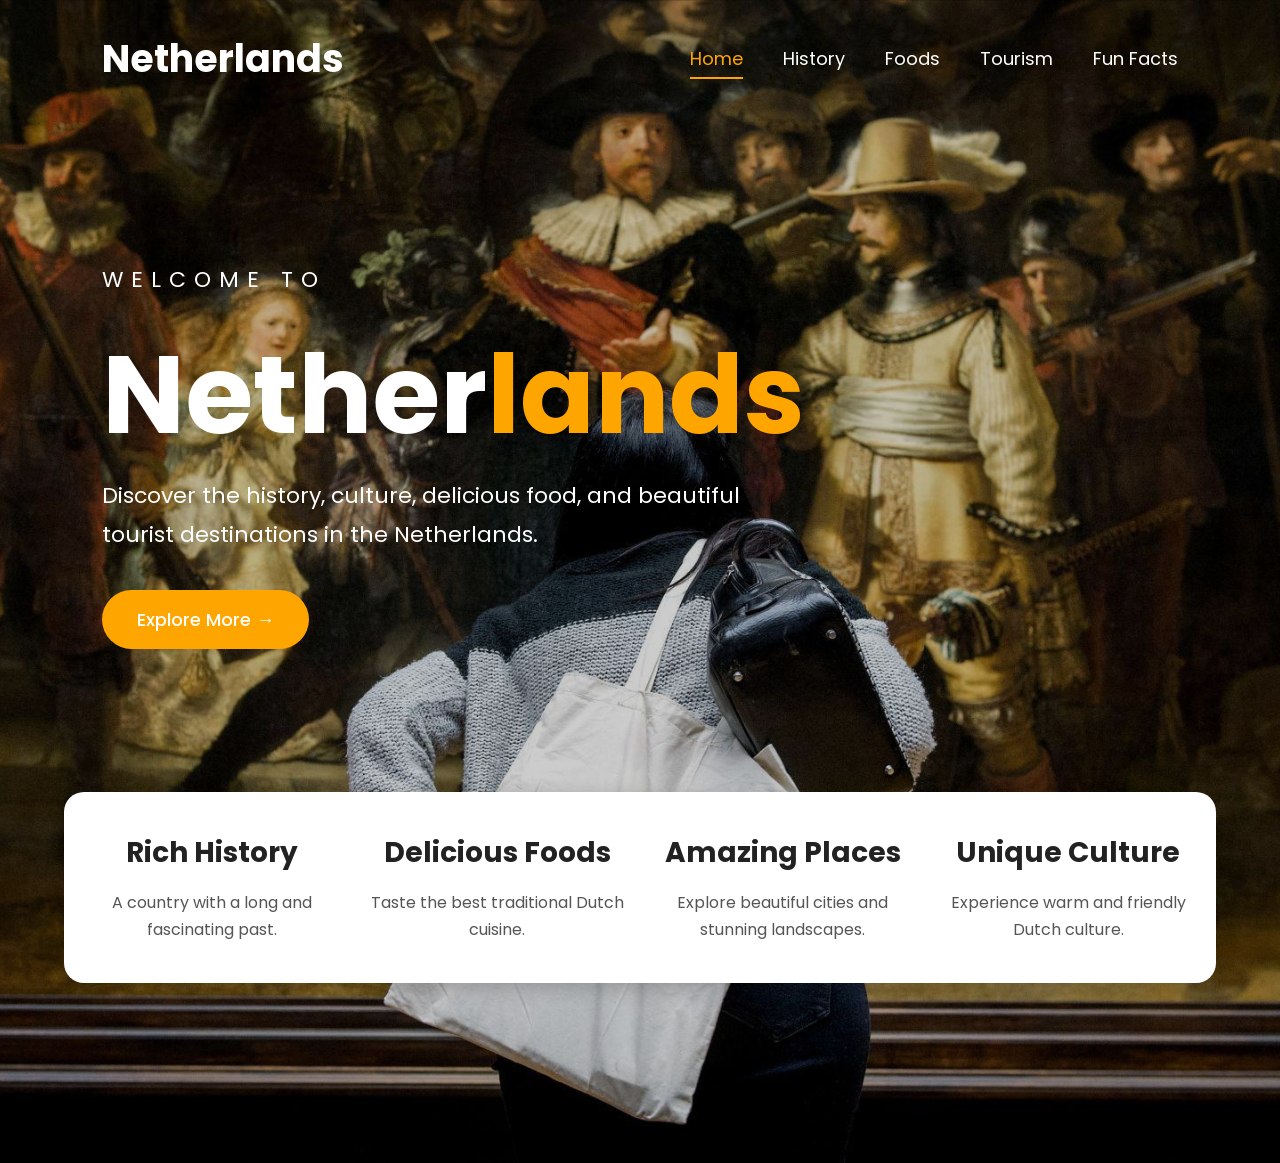
<file: index.html>
<!DOCTYPE html>
<html lang="en">
<head>
    <meta charset="UTF-8">
    <meta name="viewport" content="width=device-width, initial-scale=1.0">

    <title>Netherlands</title>

    <link rel="stylesheet" href="style.css">

    <!-- Google Font -->
    <link rel="preconnect" href="https://fonts.googleapis.com">
    <link rel="preconnect" href="https://fonts.gstatic.com" crossorigin>

    <link href="https://fonts.googleapis.com/css2?family=Poppins:wght@300;400;500;600;700;800&display=swap" rel="stylesheet">
</head>
<body>

    <!-- HERO SECTION -->

    <section class="hero">

        <!-- NAVBAR -->

        <nav class="navbar">

            <div class="logo">
                Netherlands
            </div>

            <ul class="nav-links">
                <li><a href="index.html" class="active">Home</a></li>
                <li><a href="history.html">History</a></li>
                <li><a href="foods.html">Foods</a></li>
                <li><a href="tourism.html">Tourism</a></li>
                <li><a href="funfacts.html">Fun Facts</a></li>
            </ul>

        </nav>


        <!-- HERO CONTENT -->

        <div class="hero-content">

            <div class="hero-text">

                <p class="welcome">
                    WELCOME TO
                </p>

                <h1>
                    Nether<span>lands</span>
                </h1>

                <p>
                    Discover the history, culture, delicious food,
                    and beautiful tourist destinations in the Netherlands.
                </p>

                <a href="history.html" class="btn">
                    Explore More →
                </a>

            </div>

        </div>


        <!-- INFO BOX -->

        <div class="info-box">

            <div class="info-card">

                <h3>Rich History</h3>

                <p>
                    A country with a long and fascinating past.
                </p>

            </div>

            <div class="info-card">

                <h3>Delicious Foods</h3>

                <p>
                    Taste the best traditional Dutch cuisine.
                </p>

            </div>

            <div class="info-card">

                <h3>Amazing Places</h3>

                <p>
                    Explore beautiful cities and stunning landscapes.
                </p>

            </div>

            <div class="info-card">

                <h3>Unique Culture</h3>

                <p>
                    Experience warm and friendly Dutch culture.
                </p>

            </div>

        </div>

    </section>

</body>
</html>
</file>
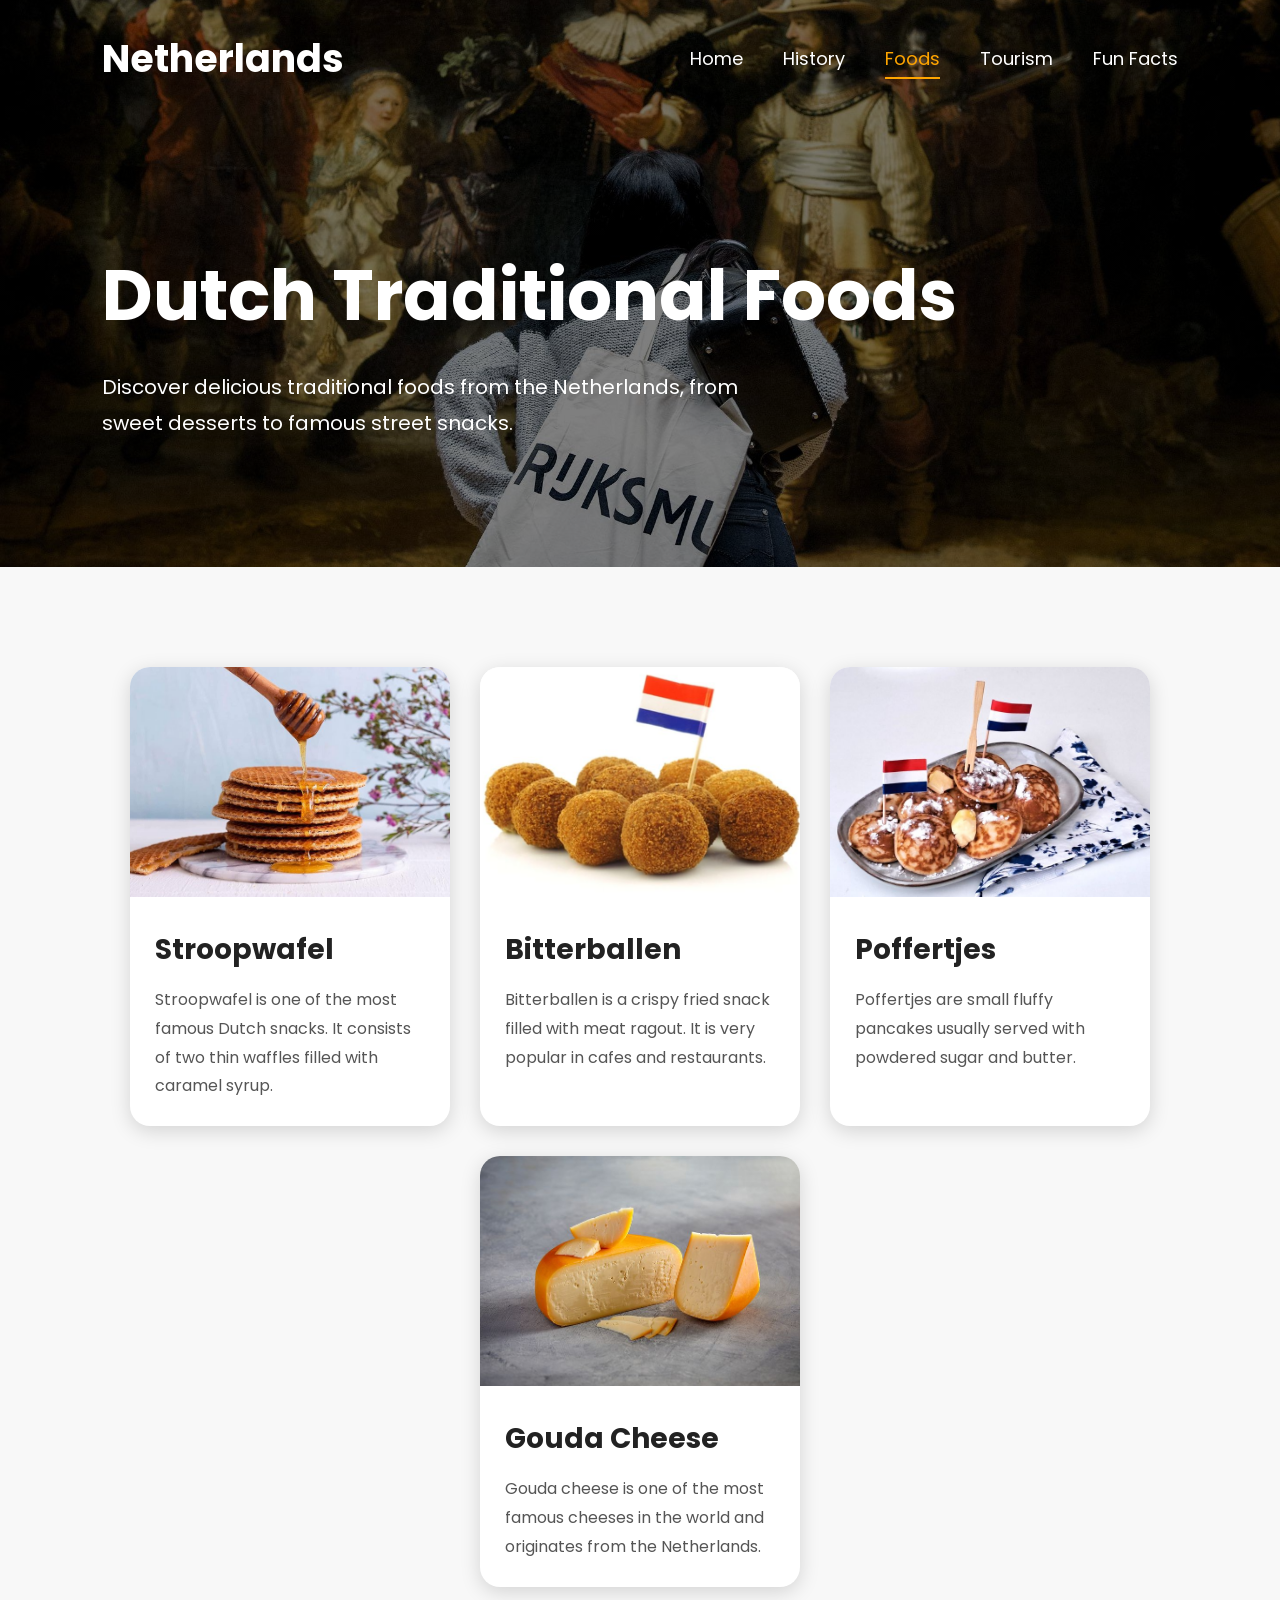
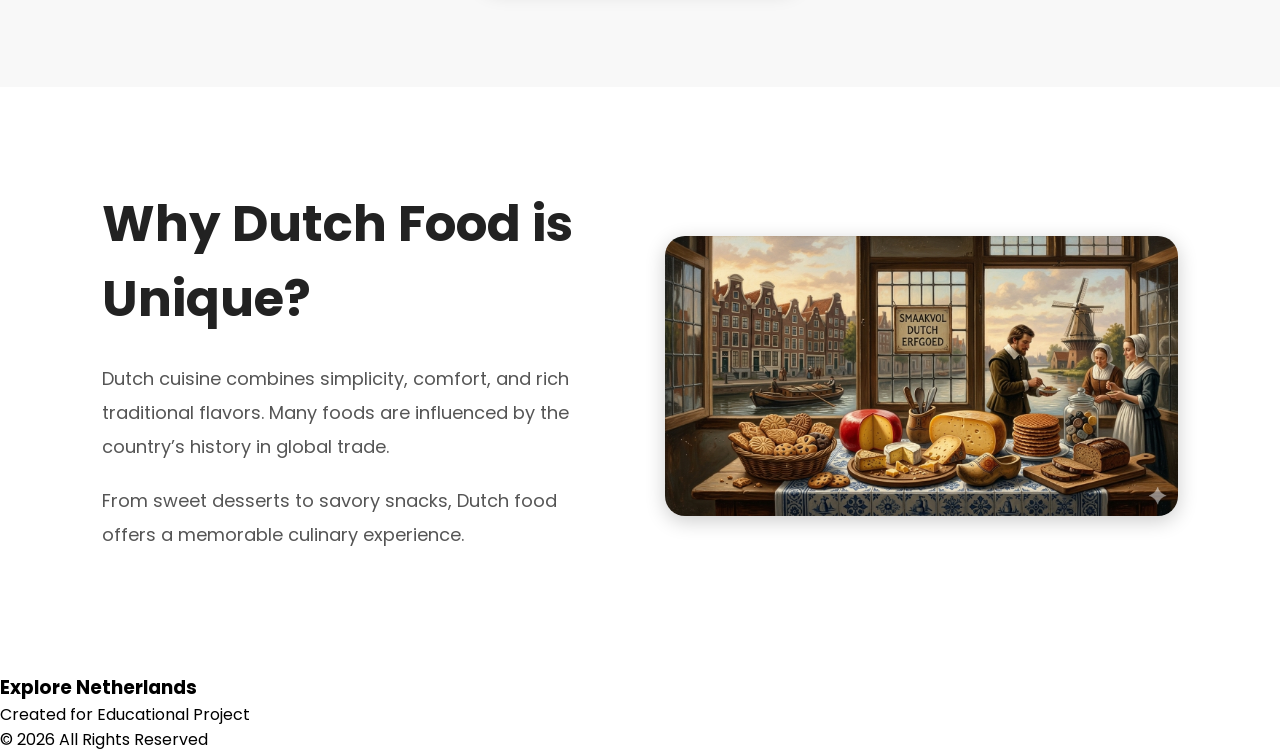
<file: foods.html>
<!DOCTYPE html>
<html lang="en">
<head>
    <meta charset="UTF-8">
    <meta name="viewport" content="width=device-width, initial-scale=1.0">

    <title>Dutch Foods</title>

    <link rel="stylesheet" href="style.css">

    <!-- Google Font -->
    <link rel="preconnect" href="https://fonts.googleapis.com">
    <link rel="preconnect" href="https://fonts.gstatic.com" crossorigin>

    <link href="https://fonts.googleapis.com/css2?family=Poppins:wght@300;400;500;600;700;800&display=swap" rel="stylesheet">
</head>
<body>

    <!-- ================= HEADER ================= -->

    <section class="foods-header">

        <!-- NAVBAR -->

        <nav class="navbar">

            <div class="logo">
                Netherlands
            </div>

            <ul class="nav-links">
                <li><a href="index.html">Home</a></li>
                <li><a href="history.html">History</a></li>
                <li><a href="foods.html" class="active">Foods</a></li>
                <li><a href="tourism.html">Tourism</a></li>
                <li><a href="funfacts.html">Fun Facts</a></li>
            </ul>

        </nav>


        <!-- HEADER CONTENT -->

        <div class="sub-header-content">

            <h1>Dutch Traditional Foods</h1>

            <p>
                Discover delicious traditional foods from the Netherlands,
                from sweet desserts to famous street snacks.
            </p>

        </div>

    </section>



    <!-- ================= FOODS SECTION ================= -->

    <section class="foods-page">

        <div class="foods-container">

            <!-- FOOD CARD 1 -->

            <div class="foods-card">

                <img src="images/Daelmans Stroopwafels Honey 230g.jpg" alt="Stroopwafel">

                <div class="foods-content">

                    <h2>Stroopwafel</h2>

                    <p>
                        Stroopwafel is one of the most famous Dutch snacks.
                        It consists of two thin waffles filled with caramel syrup.
                    </p>

                </div>

            </div>


            <!-- FOOD CARD 2 -->

            <div class="foods-card">

                <img src="images/Hollandse Bitterballen.jpg" alt="Bitterballen">

                <div class="foods-content">

                    <h2>Bitterballen</h2>

                    <p>
                        Bitterballen is a crispy fried snack filled with meat ragout.
                        It is very popular in cafes and restaurants.
                    </p>

                </div>

            </div>


            <!-- FOOD CARD 3 -->

            <div class="foods-card">

                <img src="images/Zelf ouderwets lekkere poffertjes bakken.jpg" alt="Poffertjes">

                <div class="foods-content">

                    <h2>Poffertjes</h2>

                    <p>
                        Poffertjes are small fluffy pancakes usually served
                        with powdered sugar and butter.
                    </p>

                </div>

            </div>


            <!-- FOOD CARD 4 -->

            <div class="foods-card">

                <img src="images/The Cheese Lover’s Guide To Gouda  _ Wisconsin Cheese.jpg" alt="Gouda Cheese">

                <div class="foods-content">

                    <h2>Gouda Cheese</h2>

                    <p>
                        Gouda cheese is one of the most famous cheeses in the world
                        and originates from the Netherlands.
                    </p>

                </div>

            </div>

        </div>

    </section>



    <!-- ================= SPECIAL SECTION ================= -->

    <section class="food-special">

        <div class="special-text">

            <h1>Why Dutch Food is Unique?</h1>

            <p>
                Dutch cuisine combines simplicity, comfort,
                and rich traditional flavors. Many foods are
                influenced by the country’s history in global trade.
            </p>

            <p>
                From sweet desserts to savory snacks,
                Dutch food offers a memorable culinary experience.
            </p>

        </div>

        <div class="special-image">
            <img src="images/food aja.png" alt="Dutch Food">
        </div>

    </section>



    <!-- ================= FOOTER ================= -->

    <footer>

        <h3>Explore Netherlands</h3>

        <p>
            Created for Educational Project
        </p>

        <p>
            © 2026 All Rights Reserved
        </p>

    </footer>

</body>
</html>
</file>
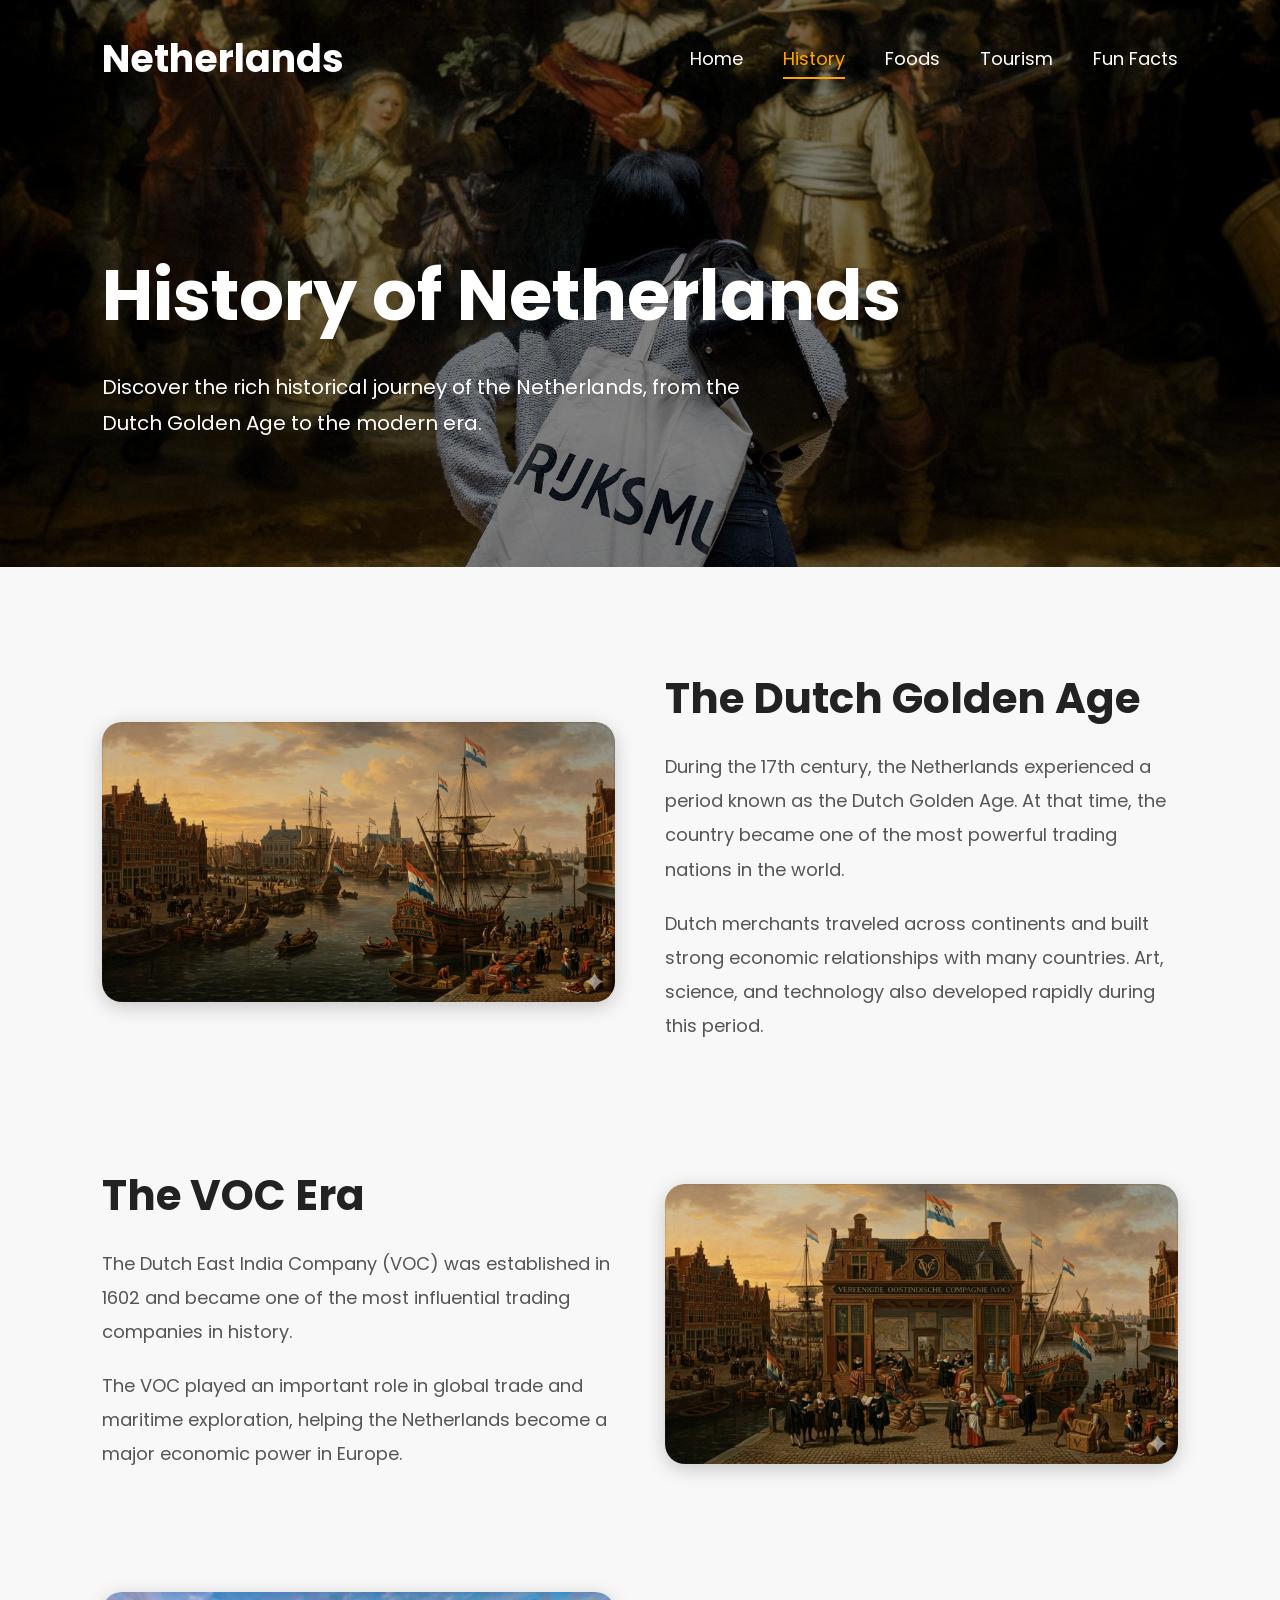
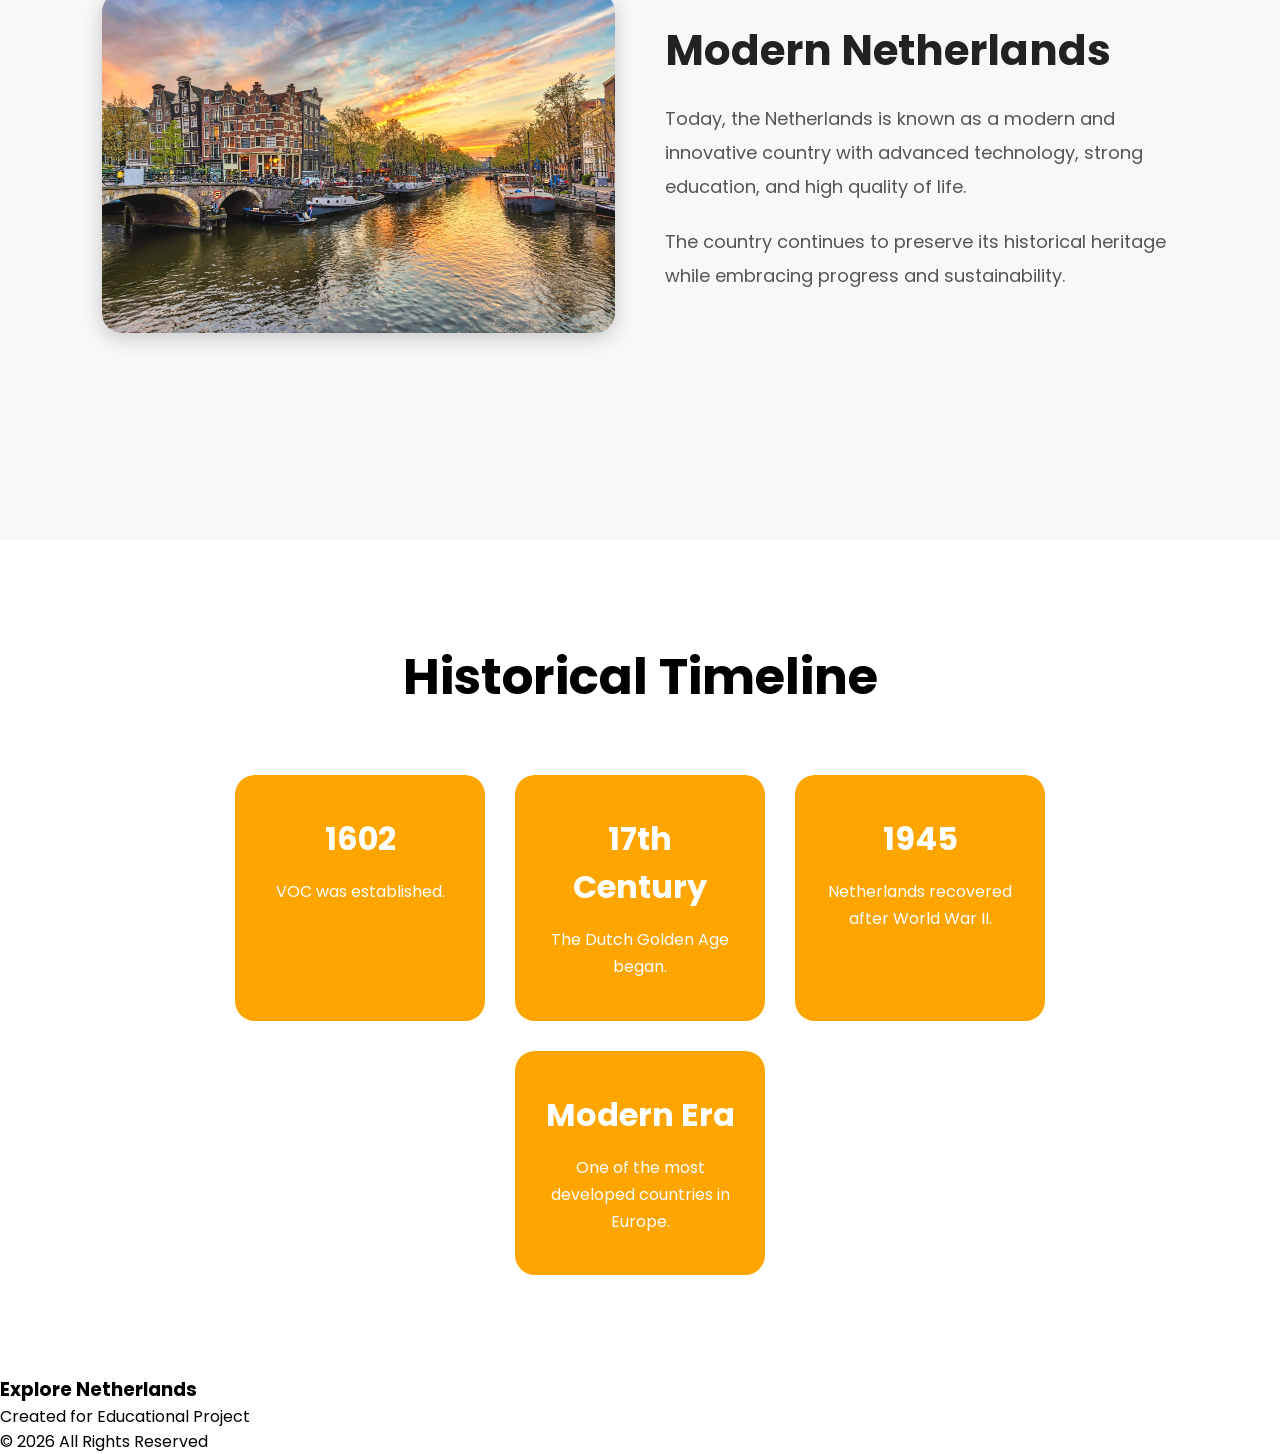
<file: history.html>
<!DOCTYPE html>
<html lang="en">
<head>
    <meta charset="UTF-8">
    <meta name="viewport" content="width=device-width, initial-scale=1.0">

    <title>History of Netherlands</title>

    <link rel="stylesheet" href="style.css">

    <!-- Google Font -->
    <link rel="preconnect" href="https://fonts.googleapis.com">
    <link rel="preconnect" href="https://fonts.gstatic.com" crossorigin>

    <link href="https://fonts.googleapis.com/css2?family=Poppins:wght@300;400;500;600;700;800&display=swap" rel="stylesheet">
</head>
<body>

    <!-- ================= HEADER ================= -->

    <section class="sub-header">

        <!-- NAVBAR -->

        <nav class="navbar">

            <div class="logo">
                Netherlands
            </div>

            <ul class="nav-links">
                <li><a href="index.html">Home</a></li>
                <li><a href="history.html" class="active">History</a></li>
                <li><a href="foods.html">Foods</a></li>
                <li><a href="tourism.html">Tourism</a></li>
                <li><a href="funfacts.html">Fun Facts</a></li>
            </ul>

        </nav>


        <!-- HEADER CONTENT -->

        <div class="sub-header-content">

            <h1>History of Netherlands</h1>

            <p>
                Discover the rich historical journey of the Netherlands,
                from the Dutch Golden Age to the modern era.
            </p>

        </div>

    </section>



    <!-- ================= HISTORY SECTION ================= -->

    <section class="history-page">

        <div class="history-container">

            <div class="history-image">
                <img src="images/golden age.png" alt="Dutch History">
            </div>

            <div class="history-text">

                <h2>The Dutch Golden Age</h2>

                <p>
                    During the 17th century, the Netherlands experienced a period
                     known as the Dutch Golden Age. At that time, the country became
                      one of the most powerful trading nations in the world.
                </p>

                <p>
                   Dutch merchants traveled across continents and built strong economic
                    relationships with many countries. Art, science, and technology also
                     developed rapidly during this period.
                </p>

            </div>

        </div>


        <div class="history-container reverse">

            <div class="history-image">
                <img src="images/voc era.png" alt="VOC">
            </div>

            <div class="history-text">

                <h2>The VOC Era</h2>

                <p>
                    The Dutch East India Company (VOC) was established
                     in 1602 and became one of the most influential
                      trading companies in history.
                </p>

                <p>
                    The VOC played an important role in global trade
                     and maritime exploration, helping the Netherlands
                      become a major economic power in Europe.
                </p>

            </div>

        </div>


        <div class="history-container">

            <div class="history-image">
                <img src="images/belanda2.jpg" alt="Modern Netherlands">
            </div>

            <div class="history-text">

                <h2>Modern Netherlands</h2>

                <p>
                    Today, the Netherlands is known as a modern and innovative
                     country with advanced technology, strong education,
                      and high quality of life.
                </p>

                <p>
                    The country continues to preserve its historical
                     heritage while embracing progress and sustainability.
                </p>

            </div>

        </div>

    </section>



    <!-- ================= TIMELINE ================= -->

    <section class="timeline-section">

        <h1>Historical Timeline</h1>

        <div class="timeline">

            <div class="timeline-card">
                <h2>1602</h2>
                <p>VOC was established.</p>
            </div>

            <div class="timeline-card">
                <h2>17th Century</h2>
                <p>The Dutch Golden Age began.</p>
            </div>

            <div class="timeline-card">
                <h2>1945</h2>
                <p>Netherlands recovered after World War II.</p>
            </div>

            <div class="timeline-card">
                <h2>Modern Era</h2>
                <p>One of the most developed countries in Europe.</p>
            </div>

        </div>

    </section>



    <!-- ================= FOOTER ================= -->

    <footer>

        <h3>Explore Netherlands</h3>

        <p>
            Created for Educational Project
        </p>

        <p>
            © 2026 All Rights Reserved
        </p>

    </footer>

</body>
</html>
</file>
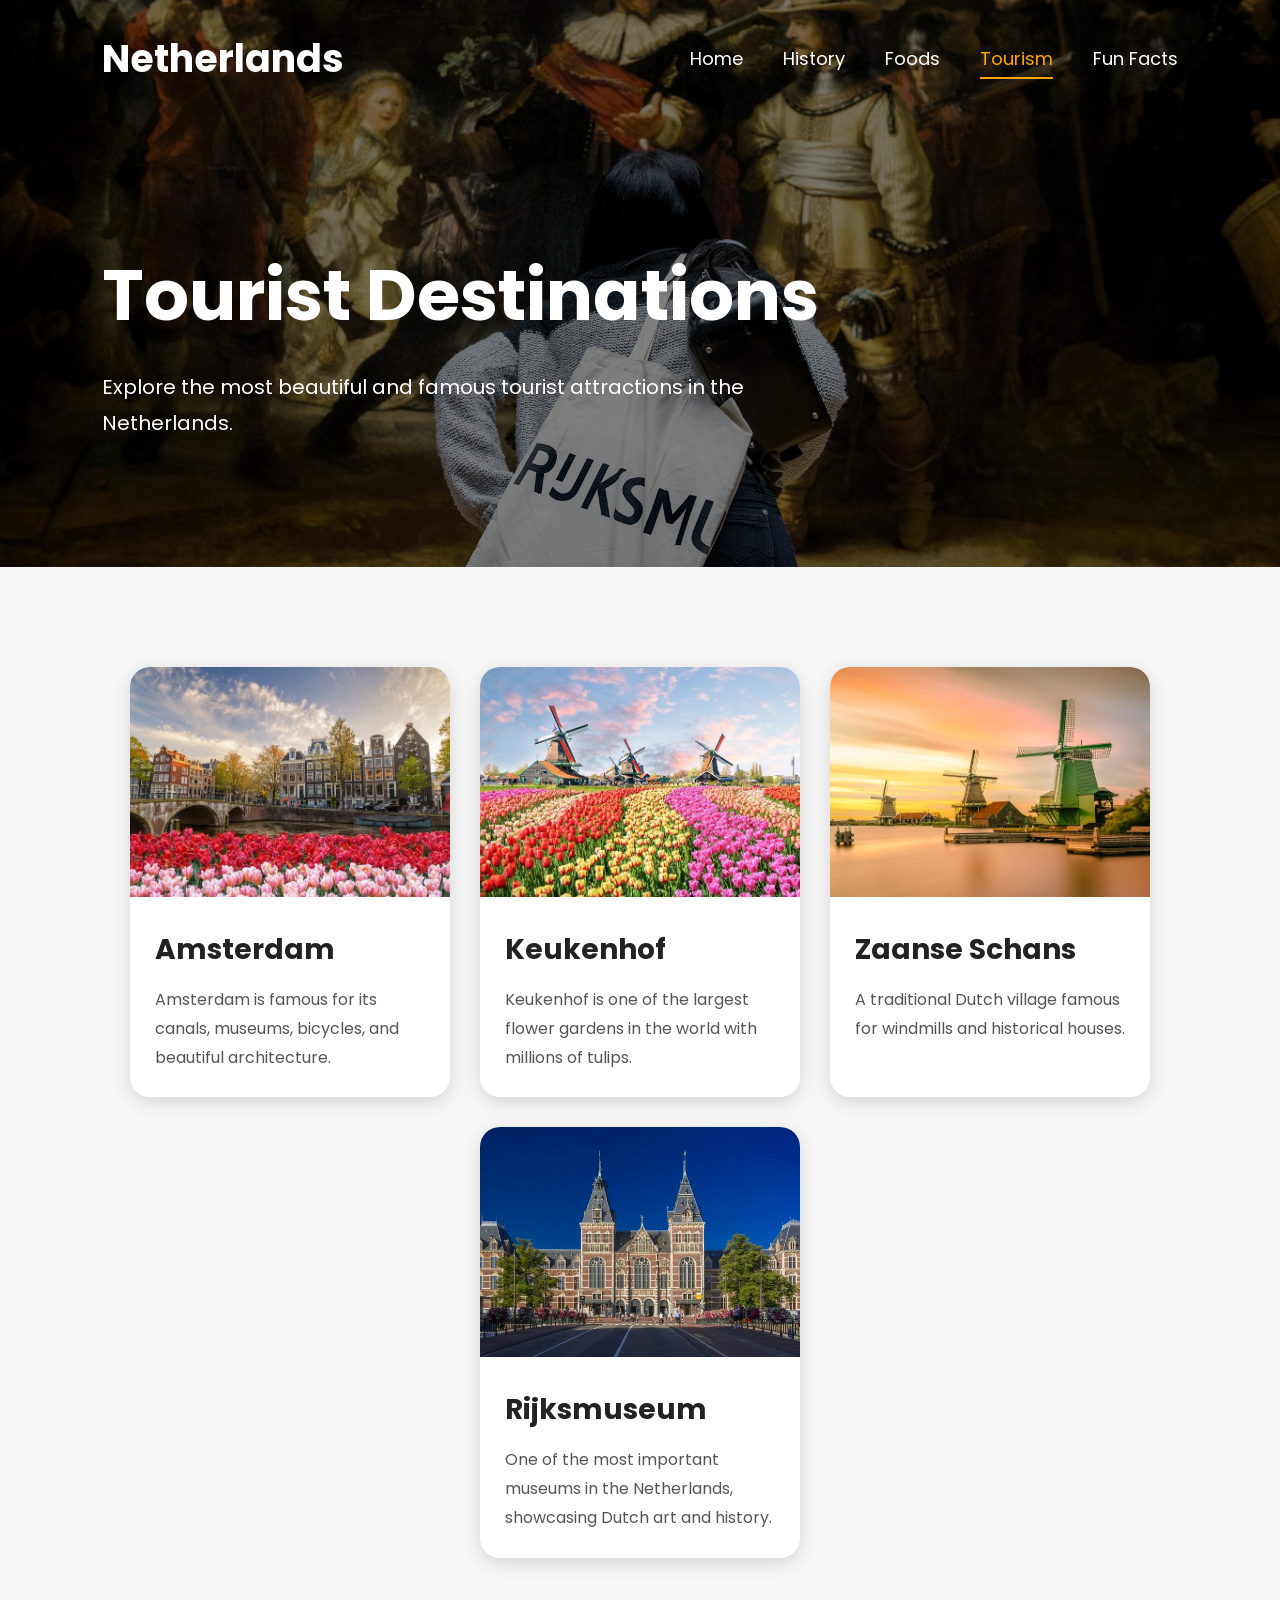
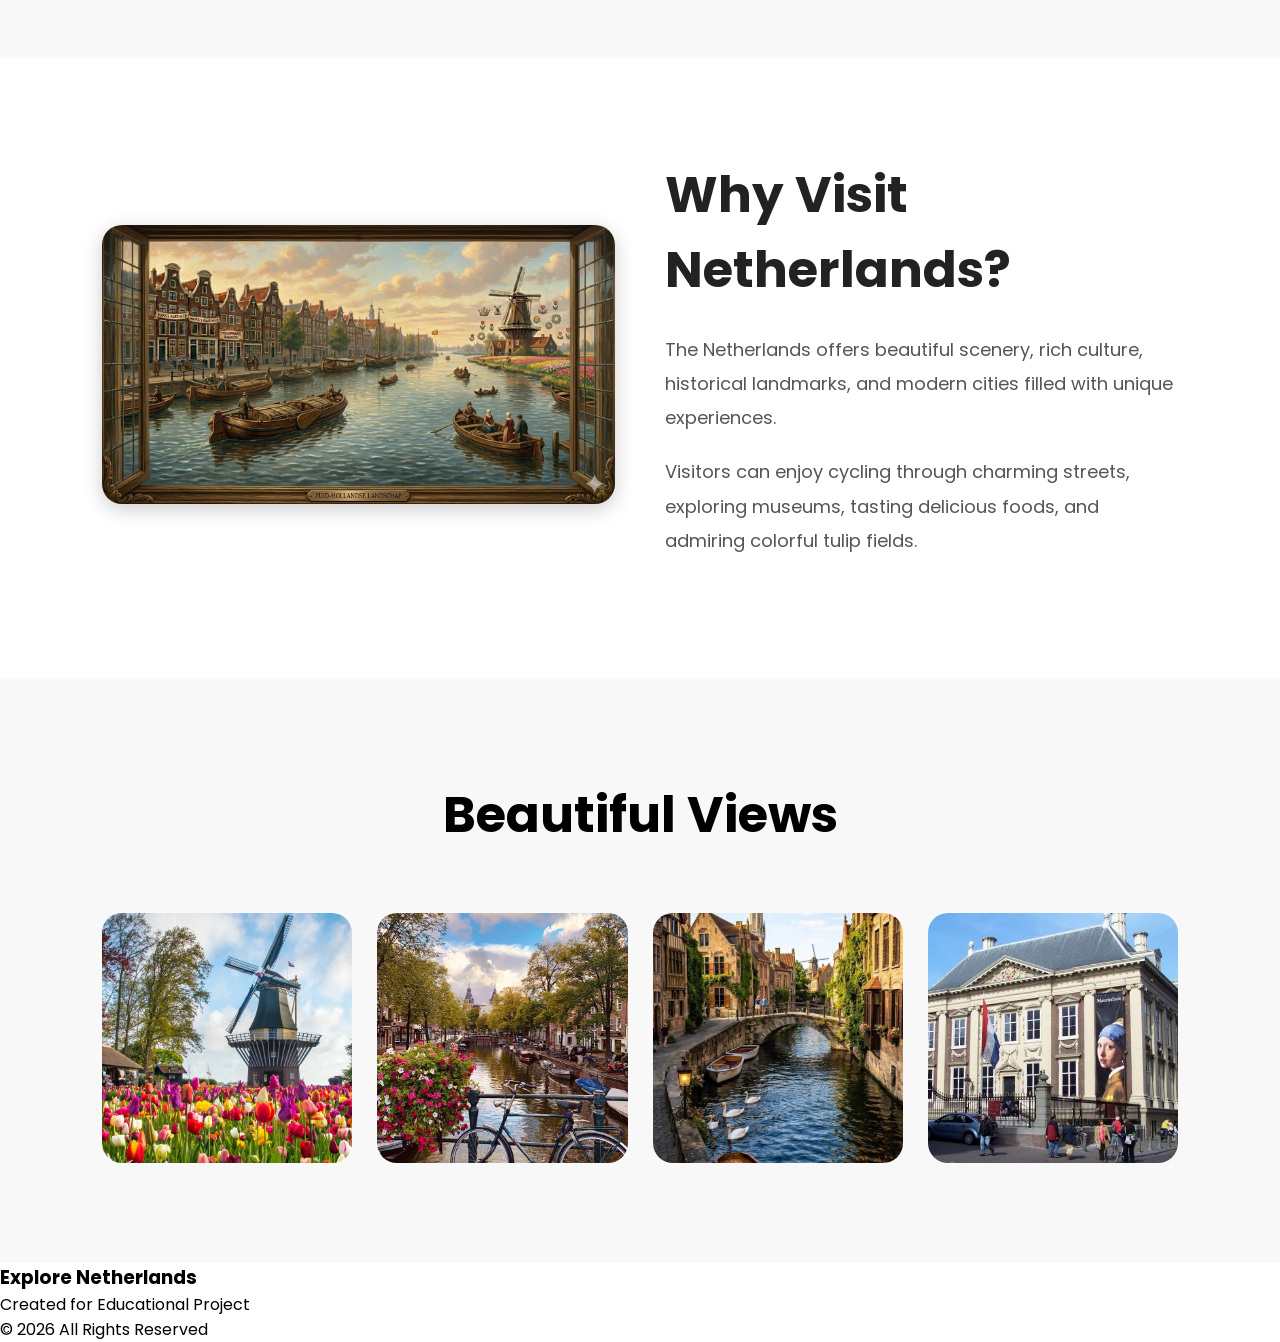
<file: tourism.html>
<!DOCTYPE html>
<html lang="en">
<head>
    <meta charset="UTF-8">
    <meta name="viewport" content="width=device-width, initial-scale=1.0">

    <title>Tourism in Netherlands</title>

    <link rel="stylesheet" href="style.css">

    <!-- Google Font -->
    <link rel="preconnect" href="https://fonts.googleapis.com">
    <link rel="preconnect" href="https://fonts.gstatic.com" crossorigin>

    <link href="https://fonts.googleapis.com/css2?family=Poppins:wght@300;400;500;600;700;800&display=swap" rel="stylesheet">
</head>
<body>

    <!-- ================= HEADER ================= -->

    <section class="tourism-header">

        <!-- NAVBAR -->

        <nav class="navbar">

            <div class="logo">
                Netherlands
            </div>

            <ul class="nav-links">
                <li><a href="index.html">Home</a></li>
                <li><a href="history.html">History</a></li>
                <li><a href="foods.html">Foods</a></li>
                <li><a href="tourism.html" class="active">Tourism</a></li>
                <li><a href="funfacts.html">Fun Facts</a></li>
            </ul>

        </nav>


        <!-- HEADER CONTENT -->

        <div class="sub-header-content">

            <h1>Tourist Destinations</h1>

            <p>
                Explore the most beautiful and famous tourist attractions
                in the Netherlands.
            </p>

        </div>

    </section>



    <!-- ================= TOURISM SECTION ================= -->

    <section class="tourism-page">

        <div class="tourism-container-page">

            <!-- CARD 1 -->

            <div class="tourism-card">

                <img src="images/download.jpg" alt="Amsterdam">

                <div class="tourism-content">

                    <h2>Amsterdam</h2>

                    <p>
                        Amsterdam is famous for its canals,
                        museums, bicycles, and beautiful architecture.
                    </p>

                </div>

            </div>


            <!-- CARD 2 -->

            <div class="tourism-card">

                <img src="images/Fechado por coronavírus, maior jardim de tulipas do mundo oferece tour online.jpg" alt="Keukenhof">

                <div class="tourism-content">

                    <h2>Keukenhof</h2>

                    <p>
                        Keukenhof is one of the largest flower gardens
                        in the world with millions of tulips.
                    </p>

                </div>

            </div>


            <!-- CARD 3 -->

            <div class="tourism-card">

                <img src="images/kincir.jpg" alt="Zaanse Schans">

                <div class="tourism-content">

                    <h2>Zaanse Schans</h2>

                    <p>
                        A traditional Dutch village famous for
                        windmills and historical houses.
                    </p>

                </div>

            </div>


            <!-- CARD 4 -->

            <div class="tourism-card">

                <img src="images/Visit the Rijksmuseum - Rijksmuseum.jpg" alt="Rijksmuseum">

                <div class="tourism-content">

                    <h2>Rijksmuseum</h2>

                    <p>
                        One of the most important museums in the Netherlands,
                        showcasing Dutch art and history.
                    </p>

                </div>

            </div>

        </div>

    </section>



    <!-- ================= SPECIAL SECTION ================= -->

    <section class="tourism-special">

        <div class="tourism-special-image">

            <img src="images/Gemini_Generated_Image_yooxi7yooxi7yoox.png" alt="Netherlands View">

        </div>

        <div class="tourism-special-text">

            <h1>Why Visit Netherlands?</h1>

            <p>
                The Netherlands offers beautiful scenery,
                rich culture, historical landmarks,
                and modern cities filled with unique experiences.
            </p>

            <p>
                Visitors can enjoy cycling through charming streets,
                exploring museums, tasting delicious foods,
                and admiring colorful tulip fields.
            </p>

        </div>

    </section>



    <!-- ================= GALLERY SECTION ================= -->

    <section class="gallery-section">

        <h1>Beautiful Views</h1>

        <div class="gallery-container">

            <img src="images/Keukenhof.jpg" alt="">
            <img src="images/amsterdam, netherlands_.jpg" alt="">
            <img src="images/download (1).jpg" alt="">
            <img src="images/Mauritshuis.jpg" alt="">

        </div>

    </section>



    <!-- ================= FOOTER ================= -->

    <footer>

        <h3>Explore Netherlands</h3>

        <p>
            Created for Educational Project
        </p>

        <p>
            © 2026 All Rights Reserved
        </p>

    </footer>

</body>
</html>
</file>
<file: style.css>
*{
    margin: 0;
    padding: 0;
    box-sizing: border-box;
}

body{
    font-family: 'Poppins', sans-serif;
}


/* HERO SECTION */

.hero{
    width: 100%;
    min-height: 100vh;

    background:
    linear-gradient(
        rgba(0,0,0,0.2),
        rgba(0,0,0,0.2)
    ),
    url('images/hero.jpg');

    background-size: cover;
    background-position: center;

    position: relative;

    padding-bottom: 180px;
}

/* NAVBAR */

.navbar{
    width: 100%;

    display: flex;
    justify-content: space-between;
    align-items: center;

    padding: 30px 8%;
}

.logo{
    color: white;
    font-size: 38px;
    font-weight: 700;
}

.nav-links{
    display: flex;
    list-style: none;
    gap: 40px;
}

.nav-links a{
    color: white;
    text-decoration: none;
    font-size: 18px;
    transition: 0.3s;
    position: relative;
}

.nav-links a:hover{
    color: orange;
}

.nav-links .active{
    color: orange;
}

.nav-links .active::after{
    content: "";

    width: 100%;
    height: 2px;

    background-color: orange;

    position: absolute;
    left: 0;
    bottom: -8px;
}


/* HERO CONTENT */
.hero-content{
    width: 100%;
    min-height: 75vh;

    display: flex;
    align-items: center;

    padding: 0 8%;
}

.hero-text{
    max-width: 700px;
    color: white;
}

.welcome{
    letter-spacing: 8px;
    font-size: 18px;
    margin-bottom: 20px;
}

.hero-text h1{
    font-size: 110px;
    line-height: 1.1;
    margin-bottom: 20px;
}

.hero-text h1 span{
    color: orange;
}

.hero-text p{
    font-size: 22px;
    line-height: 1.8;
    margin-bottom: 35px;
}


/* BUTTON */

.btn{
    display: inline-block;

    padding: 16px 35px;

    background-color: orange;
    color: white;

    text-decoration: none;

    border-radius: 50px;

    font-size: 18px;
    font-weight: 500;

    transition: 0.3s;
}

.btn:hover{
    background-color: darkorange;
    transform: translateY(-5px);
}


/* INFO BOX */
.info-box{
    width: 90%;

    background-color: white;

    border-radius: 20px;

    margin: auto;

    display: flex;
    justify-content: space-between;

    padding: 40px 20px;

    box-shadow: 0 5px 20px rgba(0,0,0,0.2);
}

.info-card{
    width: 23%;
    text-align: center;
}

.info-card h3{
    font-size: 28px;
    margin-bottom: 15px;
    color: #222;
}

.info-card p{
    color: #555;
    line-height: 1.7;
}


/* RESPONSIVE */

@media(max-width: 1200px){

    .hero-text h1{
        font-size: 80px;
    }

    .info-box{
        flex-wrap: wrap;
        gap: 20px;
    }

    .info-card{
        width: 48%;
    }
}

@media(max-width: 768px){

    .navbar{
        flex-direction: column;
        gap: 20px;
    }

    .nav-links{
        gap: 20px;
    }

    .hero-text h1{
        font-size: 55px;
    }

    .hero-text p{
        font-size: 18px;
    }

    .info-box{
        position: relative;
        bottom: auto;
        margin: 20px auto;
    }

    .info-card{
        width: 100%;
    }
}

@media(max-width: 480px){

    .nav-links{
        flex-direction: column;
        text-align: center;
    }

    .hero-text h1{
        font-size: 42px;
    }

    .welcome{
        font-size: 14px;
        letter-spacing: 4px;
    }

    .btn{
        padding: 14px 28px;
        font-size: 16px;
    }
}

/* ================= SUB HEADER ================= */

.sub-header{
    width: 100%;
    min-height: 60vh;

    background:
    linear-gradient(
        rgba(0,0,0,0.5),
        rgba(0,0,0,0.5)
    ),
    url('images/hero.jpg');

    background-size: cover;
    background-position: center;

    color: white;
}

.sub-header-content{
    height: 50vh;

    display: flex;
    flex-direction: column;
    justify-content: center;

    padding: 0 8%;
}

.sub-header-content h1{
    font-size: 70px;
    margin-bottom: 20px;
}

.sub-header-content p{
    font-size: 20px;
    max-width: 700px;
    line-height: 1.8;
}


/* ================= HISTORY PAGE ================= */

.history-page{
    padding: 100px 8%;
    background-color: #f8f8f8;
}

.history-container{
    display: flex;
    align-items: center;
    gap: 50px;

    margin-bottom: 100px;

    flex-wrap: wrap;
}

.reverse{
    flex-direction: row-reverse;
}

.history-image{
    flex: 1;
}

.history-image img{
    width: 100%;
    border-radius: 20px;

    box-shadow: 0 5px 20px rgba(0,0,0,0.2);
}

.history-text{
    flex: 1;
}

.history-text h2{
    font-size: 42px;
    margin-bottom: 20px;
    color: #222;
}

.history-text p{
    font-size: 18px;
    line-height: 1.9;
    margin-bottom: 20px;
    color: #555;
}


/* ================= TIMELINE ================= */

.timeline-section{
    padding: 100px 8%;
    background-color: white;
}

.timeline-section h1{
    text-align: center;
    font-size: 50px;
    margin-bottom: 60px;
}

.timeline{
    display: flex;
    justify-content: center;
    gap: 30px;
    flex-wrap: wrap;
}

.timeline-card{
    width: 250px;

    background-color: orange;
    color: white;

    padding: 40px 25px;

    border-radius: 20px;

    text-align: center;

    transition: 0.3s;
}

.timeline-card:hover{
    transform: translateY(-10px);
}

.timeline-card h2{
    font-size: 32px;
    margin-bottom: 15px;
}

.timeline-card p{
    line-height: 1.7;
}


/* ================= RESPONSIVE ================= */

@media(max-width: 992px){

    .sub-header-content h1{
        font-size: 50px;
    }

    .history-text h2{
        font-size: 34px;
    }
}

@media(max-width: 768px){

    .history-container{
        flex-direction: column;
    }

    .reverse{
        flex-direction: column;
    }

    .sub-header-content h1{
        font-size: 40px;
    }

    .sub-header-content p{
        font-size: 16px;
    }
}

@media(max-width: 480px){

    .sub-header-content h1{
        font-size: 32px;
    }

    .timeline-section h1{
        font-size: 36px;
    }
}

/* ================= FOODS HEADER ================= */

.foods-header{
    width: 100%;
    min-height: 60vh;

    background:
    linear-gradient(
        rgba(0,0,0,0.5),
        rgba(0,0,0,0.5)
    ),
    url('images/hero.jpg');

    background-size: cover;
    background-position: center;

    color: white;
}


/* ================= FOODS PAGE ================= */

.foods-page{
    padding: 100px 8%;
    background-color: #f8f8f8;
}

.foods-container{
    display: flex;
    justify-content: center;
    gap: 30px;
    flex-wrap: wrap;
}

.foods-card{
    width: 320px;

    background-color: white;

    border-radius: 20px;
    overflow: hidden;

    box-shadow: 0 5px 20px rgba(0,0,0,0.15);

    transition: 0.3s;
}

.foods-card:hover{
    transform: translateY(-10px);
}

.foods-card img{
    width: 100%;
    height: 230px;
    object-fit: cover;
}

.foods-content{
    padding: 25px;
}

.foods-content h2{
    font-size: 28px;
    margin-bottom: 15px;
    color: #222;
}

.foods-content p{
    line-height: 1.8;
    color: #555;
}


/* ================= SPECIAL SECTION ================= */

.food-special{
    padding: 100px 8%;

    display: flex;
    align-items: center;
    gap: 50px;

    flex-wrap: wrap;

    background-color: white;
}

.special-text{
    flex: 1;
}

.special-text h1{
    font-size: 50px;
    margin-bottom: 25px;
    color: #222;
}

.special-text p{
    font-size: 18px;
    line-height: 1.9;
    margin-bottom: 20px;
    color: #555;
}

.special-image{
    flex: 1;
}

.special-image img{
    width: 100%;
    border-radius: 20px;

    box-shadow: 0 5px 20px rgba(0,0,0,0.2);
}


/* ================= RESPONSIVE ================= */

@media(max-width: 992px){

    .special-text h1{
        font-size: 40px;
    }
}

@media(max-width: 768px){

    .food-special{
        flex-direction: column;
    }

    .special-text h1{
        font-size: 34px;
    }
}

@media(max-width: 480px){

    .special-text h1{
        font-size: 28px;
    }

    .foods-content h2{
        font-size: 24px;
    }
}


/* ================= TOURISM HEADER ================= */

.tourism-header{
    width: 100%;
    min-height: 60vh;

    background:
    linear-gradient(
        rgba(0,0,0,0.5),
        rgba(0,0,0,0.5)
    ),
    url('images/hero.jpg');

    background-size: cover;
    background-position: center;

    color: white;
}


/* ================= TOURISM PAGE ================= */

.tourism-page{
    padding: 100px 8%;
    background-color: #f8f8f8;
}

.tourism-container-page{
    display: flex;
    justify-content: center;
    gap: 30px;
    flex-wrap: wrap;
}

.tourism-card{
    width: 320px;

    background-color: white;

    border-radius: 20px;
    overflow: hidden;

    box-shadow: 0 5px 20px rgba(0,0,0,0.15);

    transition: 0.3s;
}

.tourism-card:hover{
    transform: translateY(-10px);
}

.tourism-card img{
    width: 100%;
    height: 230px;
    object-fit: cover;
}

.tourism-content{
    padding: 25px;
}

.tourism-content h2{
    font-size: 28px;
    margin-bottom: 15px;
    color: #222;
}

.tourism-content p{
    line-height: 1.8;
    color: #555;
}


/* ================= SPECIAL SECTION ================= */

.tourism-special{
    padding: 100px 8%;

    display: flex;
    align-items: center;
    gap: 50px;

    flex-wrap: wrap;

    background-color: white;
}

.tourism-special-image{
    flex: 1;
}

.tourism-special-image img{
    width: 100%;
    border-radius: 20px;

    box-shadow: 0 5px 20px rgba(0,0,0,0.2);
}

.tourism-special-text{
    flex: 1;
}

.tourism-special-text h1{
    font-size: 50px;
    margin-bottom: 25px;
    color: #222;
}

.tourism-special-text p{
    font-size: 18px;
    line-height: 1.9;
    margin-bottom: 20px;
    color: #555;
}


/* ================= GALLERY ================= */

.gallery-section{
    padding: 100px 8%;
    background-color: #f8f8f8;
}

.gallery-section h1{
    text-align: center;
    font-size: 50px;
    margin-bottom: 60px;
}

.gallery-container{
    display: grid;
    grid-template-columns: repeat(auto-fit, minmax(250px,1fr));
    gap: 25px;
}

.gallery-container img{
    width: 100%;
    height: 250px;

    object-fit: cover;

    border-radius: 20px;

    transition: 0.3s;
}

.gallery-container img:hover{
    transform: scale(1.05);
}


/* ================= RESPONSIVE ================= */

@media(max-width: 992px){

    .tourism-special-text h1{
        font-size: 40px;
    }
}

@media(max-width: 768px){

    .tourism-special{
        flex-direction: column;
    }

    .tourism-special-text h1{
        font-size: 34px;
    }

    .gallery-section h1{
        font-size: 40px;
    }
}

@media(max-width: 480px){

    .tourism-special-text h1{
        font-size: 28px;
    }

    .tourism-content h2{
        font-size: 24px;
    }

    .gallery-section h1{
        font-size: 32px;
    }
}


/* ================= FUN FACTS HEADER ================= */

.funfacts-header{
    width: 100%;
    min-height: 60vh;

    background:
    linear-gradient(
        rgba(0,0,0,0.5),
        rgba(0,0,0,0.5)
    ),
    url('images/hero.jpg');

    background-size: cover;
    background-position: center;

    color: white;
}


/* ================= FUN FACTS PAGE ================= */

.funfacts-page{
    padding: 100px 8%;
    background-color: #f8f8f8;
}

.facts-container-page{
    display: grid;
    grid-template-columns: repeat(auto-fit, minmax(320px,1fr));
    gap: 30px;
}

.fact-box{
    background-color: white;

    padding: 40px 30px;

    border-radius: 20px;

    box-shadow: 0 5px 20px rgba(0,0,0,0.1);

    transition: 0.3s;
}

.fact-box:hover{
    transform: translateY(-10px);
}

.fact-number{
    font-size: 60px;
    font-weight: 700;

    color: orange;

    margin-bottom: 20px;
}

.fact-box h2{
    font-size: 28px;
    margin-bottom: 20px;
    color: #222;
}

.fact-box p{
    line-height: 1.9;
    color: #555;
}


/* ================= SPECIAL SECTION ================= */

.funfacts-special{
    padding: 100px 8%;

    display: flex;
    align-items: center;
    gap: 50px;

    flex-wrap: wrap;

    background-color: white;
}

.funfacts-special-text{
    flex: 1;
}

.funfacts-special-text h1{
    font-size: 50px;
    margin-bottom: 25px;
    color: #222;
}

.funfacts-special-text p{
    font-size: 18px;
    line-height: 1.9;
    margin-bottom: 20px;
    color: #555;
}

.funfacts-special-image{
    flex: 1;
}

.funfacts-special-image img{
    width: 100%;
    border-radius: 20px;

    box-shadow: 0 5px 20px rgba(0,0,0,0.2);
}


/* ================= QUOTE SECTION ================= */

.quote-section{
    padding: 120px 8%;

    background:
    linear-gradient(
        rgba(0,0,0,0.6),
        rgba(0,0,0,0.6)
    ),
    url('images/quote-bg.jpg');

    background-size: cover;
    background-position: center;

    text-align: center;
}

.quote-box h1{
    color: white;
    font-size: 50px;
    line-height: 1.5;
}


/* ================= RESPONSIVE ================= */

@media(max-width: 992px){

    .funfacts-special-text h1{
        font-size: 40px;
    }

    .quote-box h1{
        font-size: 40px;
    }
}

@media(max-width: 768px){

    .funfacts-special{
        flex-direction: column;
    }

    .funfacts-special-text h1{
        font-size: 34px;
    }

    .quote-box h1{
        font-size: 32px;
    }
}

@media(max-width: 480px){

    .fact-number{
        font-size: 45px;
    }

    .fact-box h2{
        font-size: 24px;
    }

    .funfacts-special-text h1{
        font-size: 28px;
    }

    .quote-box h1{
        font-size: 24px;
    }
}
</file>
